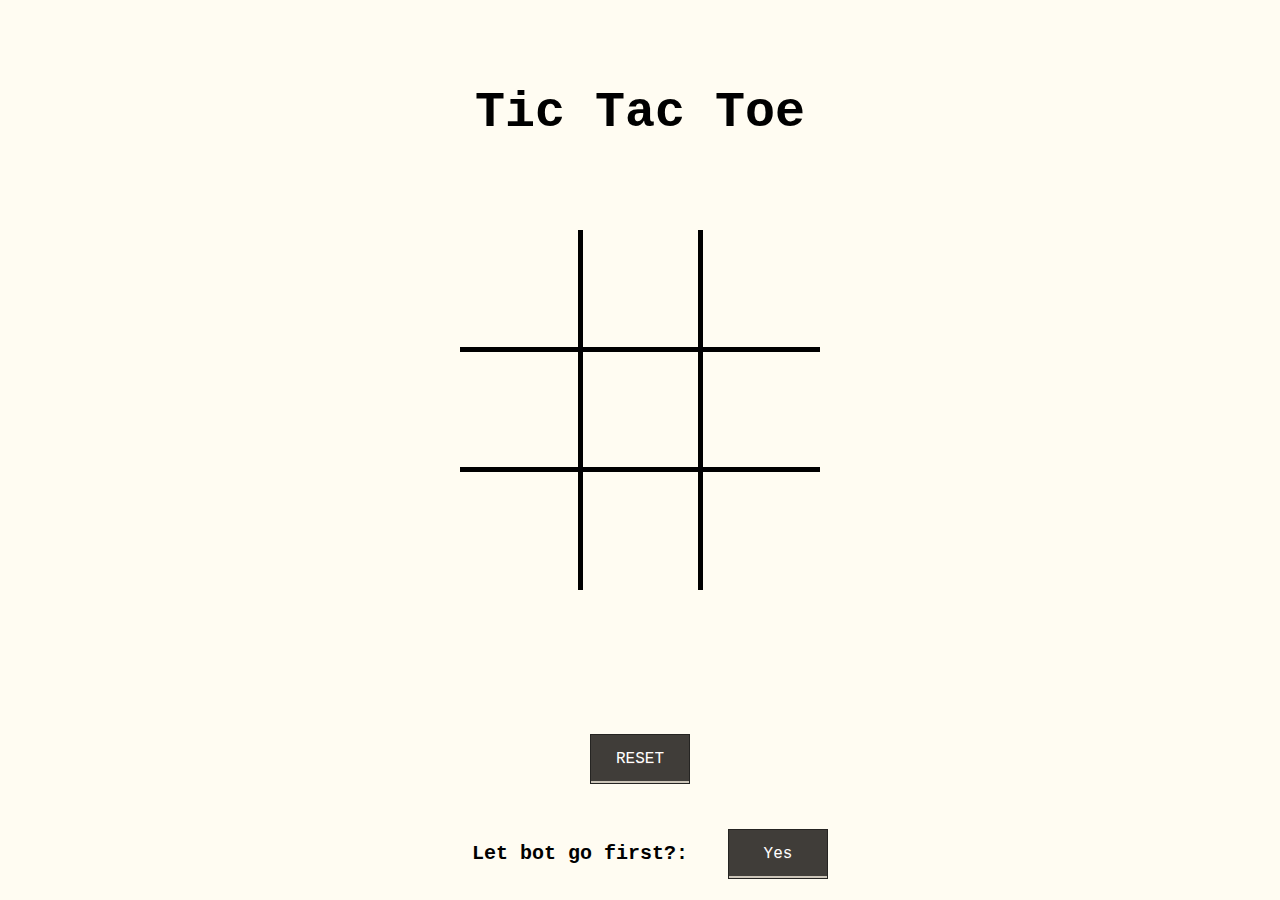
<file: Actually Tic Tac Toe/index.html>
<!DOCTYPE html>
<html lang="en">

<head>
  <meta charset="UTF-8">
  <meta http-equiv="X-UA-Compatible" content="IE=edge">
  <meta name="viewport" content="width=device-width, initial-scale=1.0">
  <title>Tic Tac Toe</title>
  <script src="script2.js" defer></script>
  <link rel="stylesheet" href="css/main.css">
  <link rel="stylesheet" href="css/normalize.css">
</head>

<body>
  <header class="header">
    <h1 class="title">Tic Tac Toe</h1>
  </header>

  <main class="main">
    <div class="game-container">
      <table class="board">
        <tr>
          <td></td>
          <td class="vert"></td>
          <td></td>
        </tr>
        <tr>
          <td class="hori"></td>
          <td class="vert hori"></td>
          <td class="hori"></td>
        </tr>
        <tr>
          <td></td>
          <td class="vert"></td>
          <td></td>
        </tr>
      </table>
    </div>

    <div class="bottom">
      <div class="gameStatus">&nbsp;</div>
      <div class="resetAndSelect">
        <button class="resetBoard"> RESET </button>
        <br>
        <div class="selectionDiv">
          <label for="selectFirst">Let bot go first?:</label>
          <button class="bot">Yes</button>
        </div>
      </div>
    </div>

  </main>
</body>

</html>
</file>
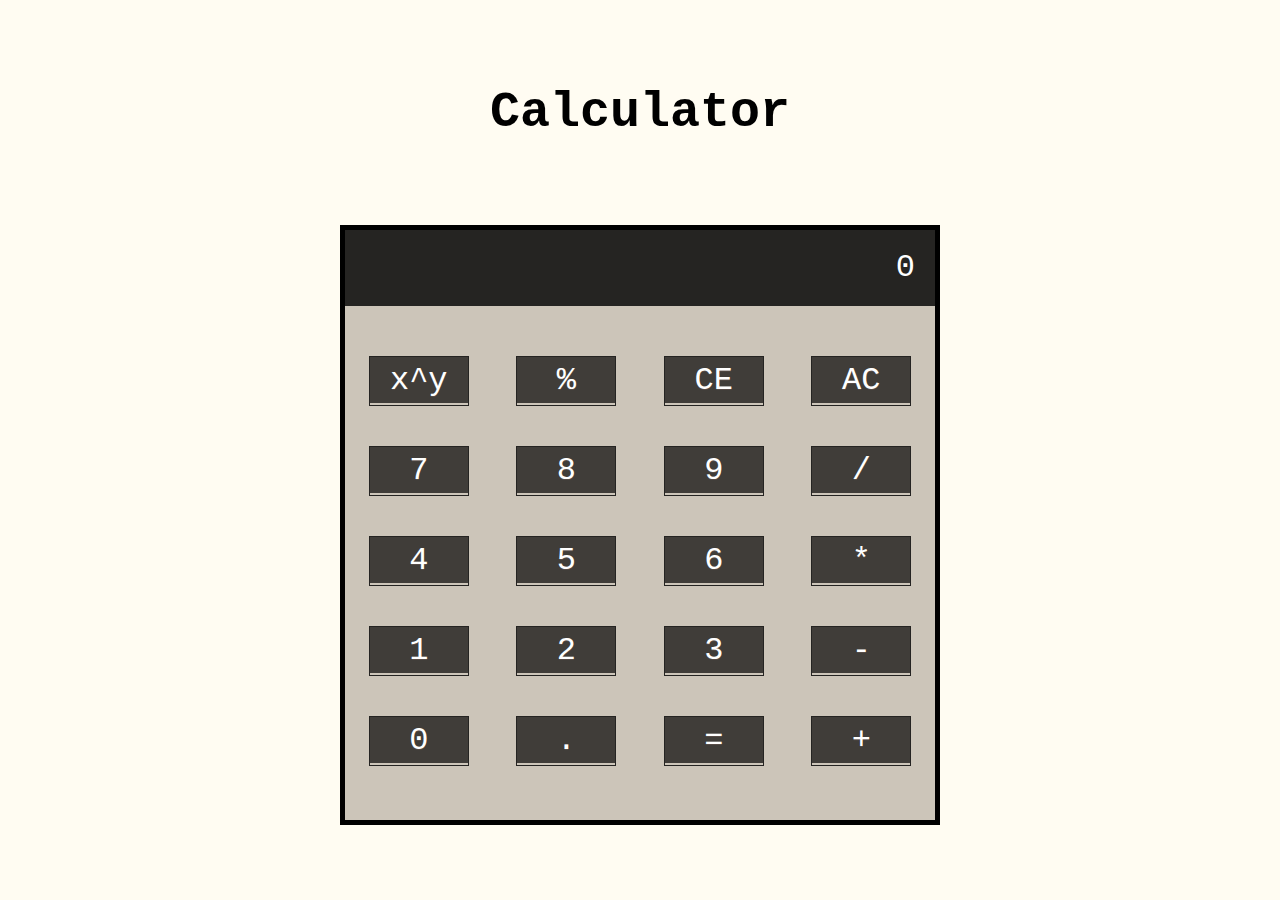
<file: Calculator/index.html>
<!DOCTYPE html>
<html lang="en">
<head>
    <meta charset="UTF-8">
    <meta http-equiv="X-UA-Compatible" content="IE=edge">
    <meta name="viewport" content="width=device-width, initial-scale=1.0">
    <title>Calculator</title>
    <link rel="stylesheet" href="css/normalize.css">
    <link rel="stylesheet" href="css/style.css">
    <script src="script.js" defer></script>
</head>
<body>
    <header class="header"><h1 class="title">Calculator</h1></header>
    <main class="main">
        <div class="calculator">
            <div class="screen">0</div>
            <div class="buttons">
                <button data-operator="^" class="operator">x^y</button>
                <button data-operator="%" class="operator">%</button>
                <button data-operator="!" class="operator">CE</button>
                <button data-operator="AC">AC</button>
                <button data-key="7">7</button>
                <button data-key="8">8</button>
                <button data-key="9">9</button>
                <button data-operator="/" class="operator">/</button>
                <button data-key="4">4</button>
                <button data-key="5">5</button>
                <button data-key="6">6</button>
                <button data-operator="*" class="operator">*</button>
                <button data-key="1">1</button>
                <button data-key="2">2</button>
                <button data-key="3">3</button>
                <button data-operator="-" class="operator">-</button>
                <button data-key="0">0</button>
                <button data-key=".">.</button>
                <button data-operator="=" class="operator">=</button>
                <button data-operator="+" class="operator">+</button>
            </div>
        </div>
    </main>
</body>
</html>
</file>
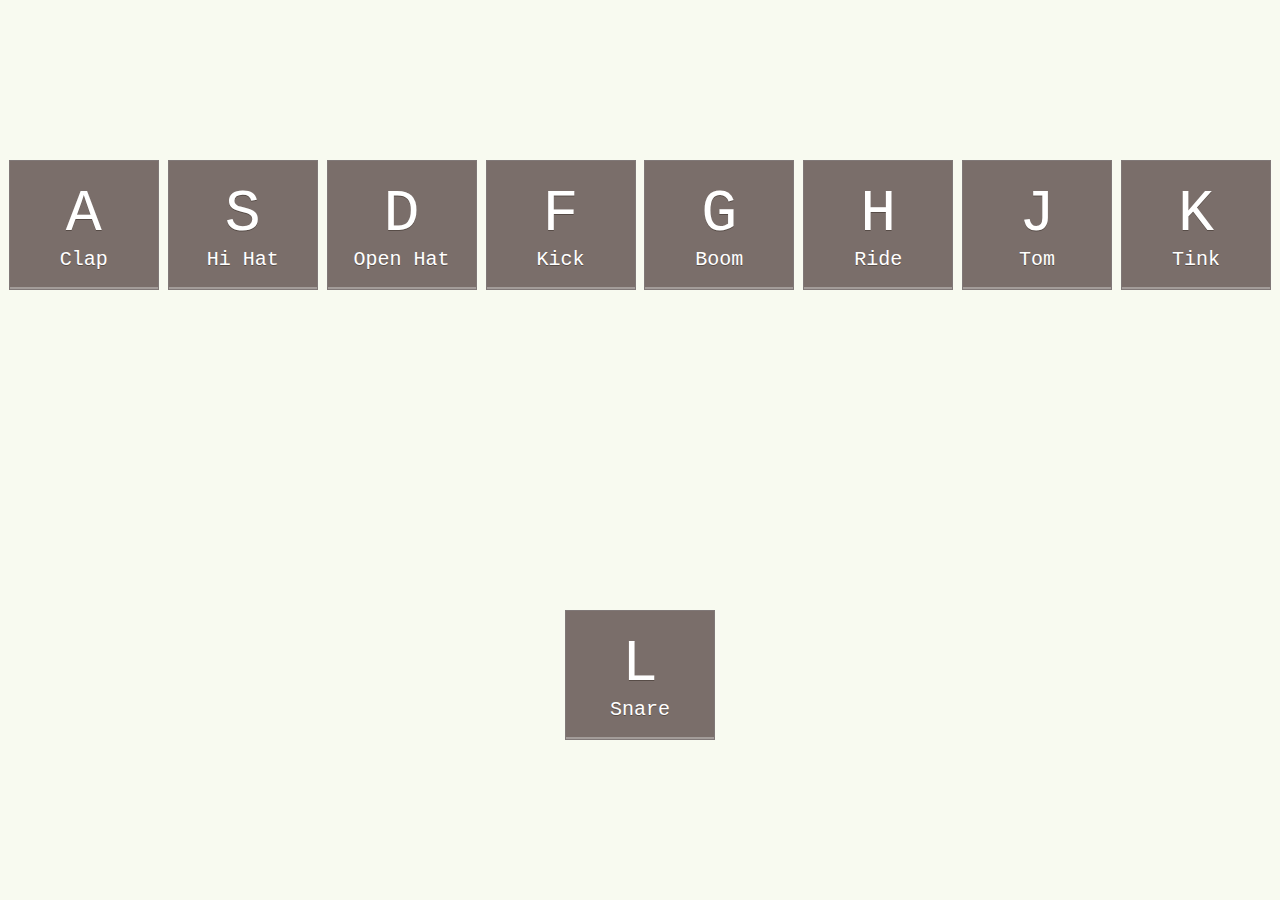
<file: Drum Kit/index.html>
<!DOCTYPE html>
<html lang="en">

<head>
    <meta charset="UTF-8">
    <meta http-equiv="X-UA-Compatible" content="IE=edge">
    <meta name="viewport" content="width=device-width, initial-scale=1.0">
    <title>Drum kit</title>
    <link rel="stylesheet" href="style.css">
    <script src="script.js" defer></script>
</head>

<body>
    <div class="drum-parent">
        <button class="key a" id="a">A
            <p>Clap</p>
        </button>
        <button class="key s" id="s">S
            <p>Hi Hat</p>
        </button>
        <button class="key d" id="d">D
            <p>Open Hat</p>
        </button>
        <button class="key f" id="f">F
            <p>Kick</p>
        </button>
        <button class="key g" id="g">G
            <p>Boom</p>
        </button>
        <button class="key h" id="h">H
            <p>Ride</p>
        </button>
        <button class="key j" id="j">J
            <p>Tom</p>
        </button>
        <button class="key k" id="k">K
            <p>Tink</p>
        </button>
        <button class="key l" id="l">L
            <p>Snare</p>
        </button>
    </div>
    <audio src="sounds/clap.wav" class="sound" data-key="a"></audio>
    <audio src="sounds/hihat.wav" class="sound" data-key="s"></audio>
    <audio src="sounds/openhat.wav" class="sound" data-key="d"></audio>
    <audio src="sounds/kick.wav" class="sound" data-key="f"></audio>
    <audio src="sounds/boom.wav" class="sound" data-key="g"></audio>
    <audio src="sounds/ride.wav" class="sound" data-key="h"></audio>
    <audio src="sounds/tom.wav" class="sound" data-key="j"></audio>
    <audio src="sounds/tink.wav" class="sound" data-key="k"></audio>
    <audio src="sounds/snare.wav" class="sound" data-key="l"></audio>
</body>

</html>
</file>
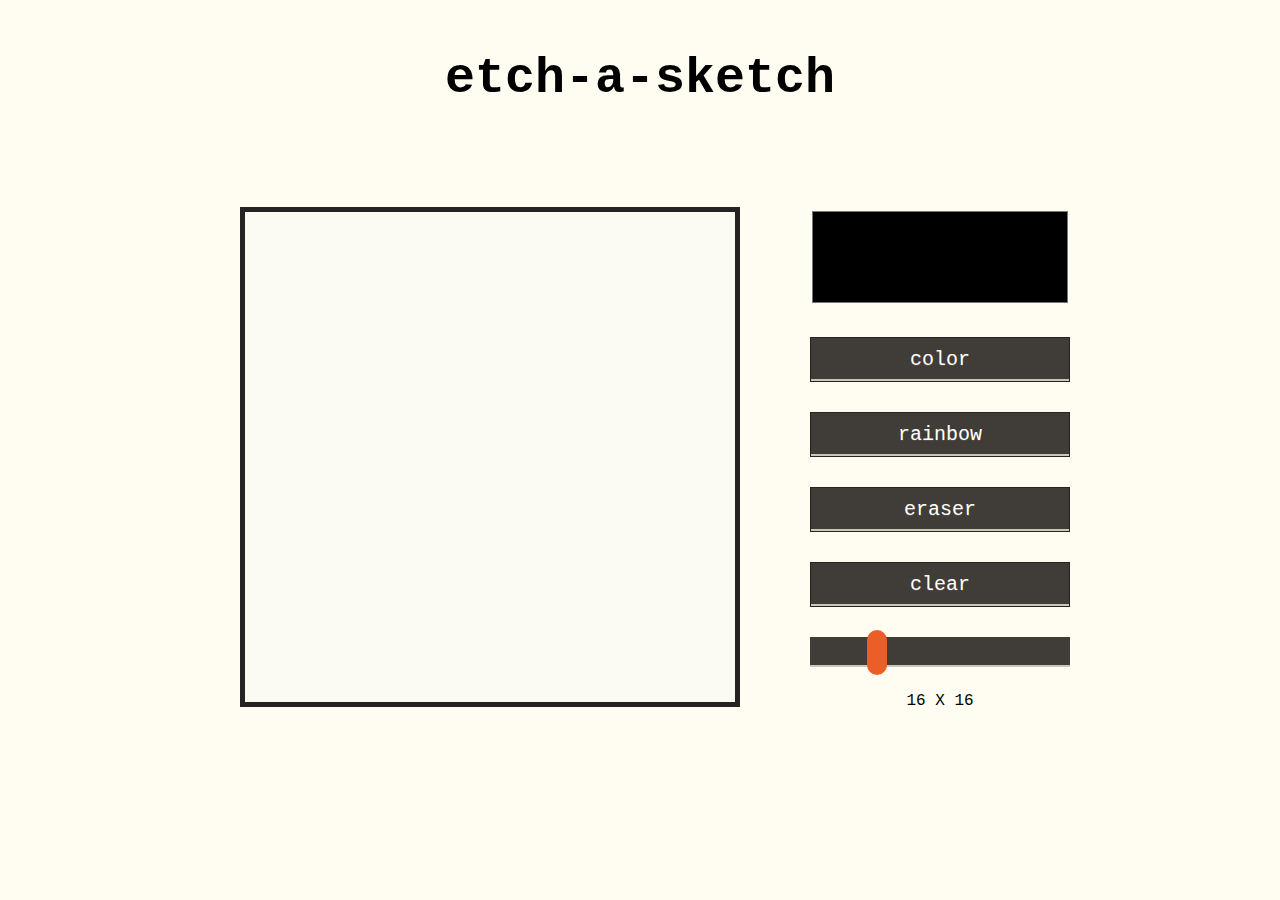
<file: Etch-a-sketch/index.html>
<!DOCTYPE html>
<html lang="en">
<head>
    <meta charset="UTF-8">
    <meta http-equiv="X-UA-Compatible" content="IE=edge">
    <meta name="viewport" content="width=device-width, initial-scale=1.0">
    <title>Etch-a-Sketch</title>
    <link rel="stylesheet" href="style.css">
    <script src="script.js" defer></script>
</head>
<body>
    <header class="header"><h1 class="title">etch-a-sketch</h1></header>
    <main class="main">
        <div class="grid" id="grid">
        </div>
        <div class="settings">
            <input type="color" name="colorPicker" id="colorPicker">
            <button class="colorButton">color</button>
            <button class="rainbowColors">rainbow</button>
            <button class="eraserButton">eraser</button>
            <button class="clearGrid">clear</button>
            <input type="range" min="1" max="64" value="16" class="slider" id="myRange"> 
            <span class="sliderValue">16 x 16</span>
        </div>
    </main>
</body>
</html>
</file>
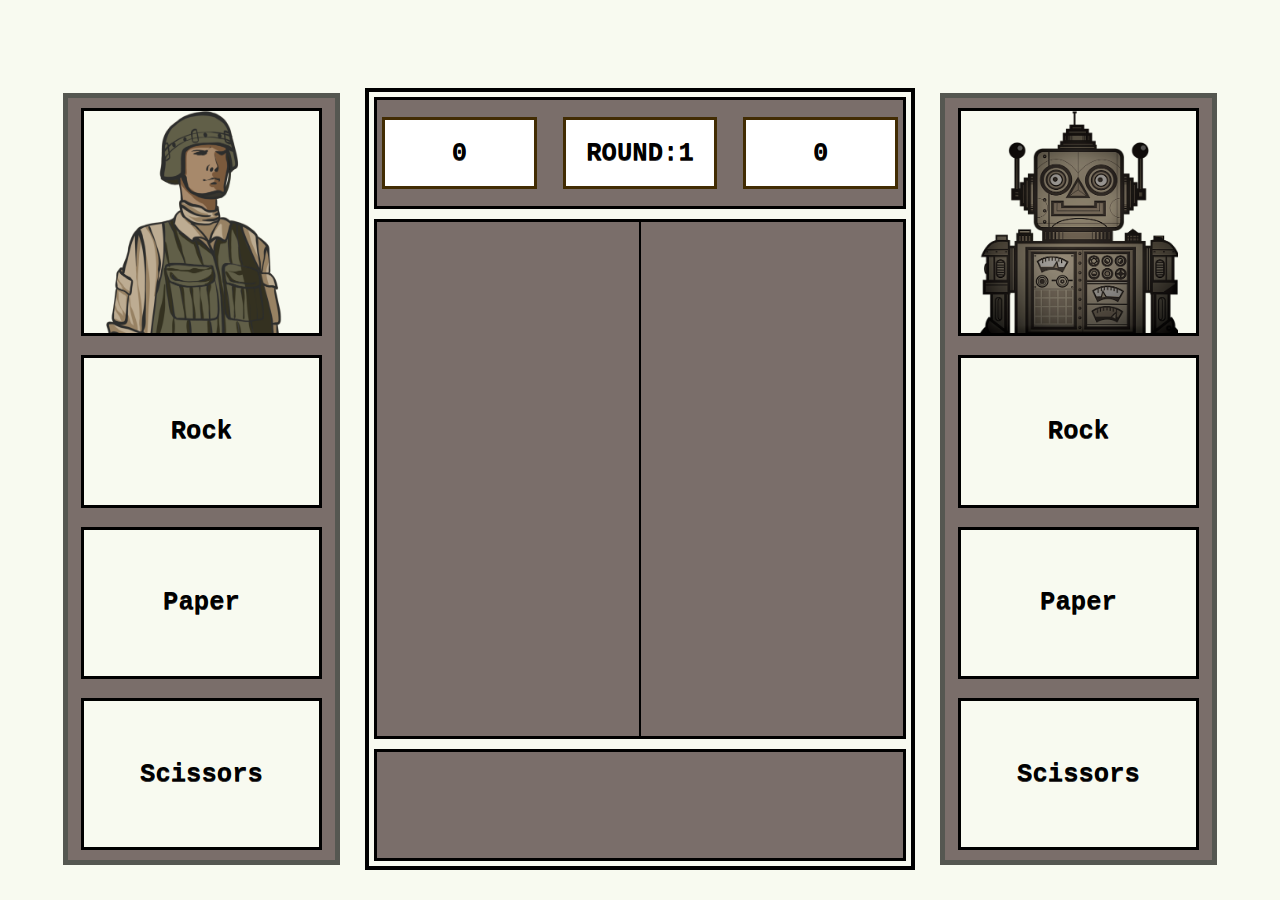
<file: Rock Paper Scissors/index.html>
<!DOCTYPE html>
<html lang="en">
<head>
    <meta charset="UTF-8">
    <meta http-equiv="X-UA-Compatible" content="IE=edge">
    <meta name="viewport" content="width=device-width, initial-scale=1.0">
    <link rel="stylesheet" href="style.css">
    <title>Rock Paper Scissors</title>
</head>
<body>
    <div class="popup">
        <div class="popupB">
            <div class="restartPopUp">
                <div class="whoWon">
                </div>
                <div class="playAgain">
                    Play Again?
                </div>
                <div class="restart">
                    <button class="restartButton">RESTART</button>
                </div>
            </div>
        </div>
    </div>
    <div class="gameContainer">
        <div class="container">
            <div class="left">
                <div class="avatar"> <img src="soldier.PNG" alt="" srcset=""> </div>
                <div class="userSelect rock" id="rock"> Rock </div>
                <div class="userSelect paper" id="paper"> Paper</div>
                <div class="userSelect scissors" id="scissors"> Scissors</div>
            </div>
            <div class="center">
                <div class="topCenter"> 
                    <div class="playerScore">
                        0
                    </div>
                    
                    <div class="round">
                        <span>ROUND:<span class="roundNumber">1</span></span>    
                    </div>
                    <div class="botScore">
                        0
                    </div>
                </div>
                <div class="middleCenter">
                    <div class="userChoice"></div>
                    <div class="pcChoice"></div>
                </div>
                <div class="bottomCenter">
                    <div class="comments">
                    </div>
                </div>
            </div>
            <div class="right">
                <div class="pcavatar"><img src="robot.png" alt="" srcset=""> </div>
                <div class="rock"> Rock </div>
                <div class="paper"> Paper</div>
                <div class="scissors"> Scissors</div>
            </div>
        </div>
    </div>
    <script src="script.js"></script>
</body>
</html>
</file>
<file: Actually Tic Tac Toe/css/main.css>
*,
::before,
::after {
  box-sizing: border-box;
  margin: 0;
  padding: 0;
}
:root {
  --floral-white: #fffcf2ff;
  --pale-silver: #ccc5b9ff;
  --black-olive: #403d39ff;
  --eerie-black: #252422ff;
  --text-shadow: #574c47ff;
  --flame: #eb5e28ff;
}

html {
  /* footer support */
  position: relative;
  min-height: 100%;
}

body {
  font-family: "Courier New", Courier, monospace;
  background-color: var(--floral-white);
}

.header {
  padding: 50px 0;
}
.title {
  text-align: center;
  font-family: "Courier New", Courier, monospace;
  font-size: 50px;
}
.main {
  display: flex;
  flex-direction: column;
  justify-content: center;
  align-items: center;
}

button {
  display: inline-block;
  height: 50px;
  width: 100px;
  font-family: Courier New;
  font-size: 2em;
  font-weight: 400;
  color: #ffffff;
  text-align: center;
  cursor: pointer;
  text-decoration: none;
  text-shadow: 0px 1px 0px var(--text-shadow);
  background-color: var(--black-olive);
  border: 1px solid var(--eerie-black);
  box-shadow: inset 1px -5px 0px -3px var(--pale-silver);
}

button:hover {
  background: var(--eerie-black);
}

button:active {
  background-color: var(--flame);
  transform: translate(0, 2px);
}

td {
  width: 120px;
  height: 120px;
  cursor: pointer;
}

td:hover {
    background: var(--pale-silver);
}

table {
  margin: 5px auto;
  border-collapse: collapse;
  margin-bottom: 50px;

}
.vert {
  border-left: 5px solid black;
  border-right: 5px solid black;
}
.hori {
  border-top: 5px solid black;
  border-bottom: 5px solid black;
}

.content {
  text-align: center;
  font-size: 60px;
}
.gameStatus {
  text-align: center;
  font-weight: bold;
  font-size: 30px;
  padding:20px;
}

.bottom {
  display: flex;
  flex-direction: column;
  justify-content: center;
  align-items: center;
}
.resetBoard {
  margin-top: 20px;
}
.resetAndSelect {
  display: flex;
  flex-direction: column;
  justify-content: center;
  align-items: center;
}

label {
  font-size: 20px;
  font-weight: bold;
  padding:20px;
}
.selectionDiv {
  display: flex;
  margin-top: 20px;
  justify-content: center;
  align-items: center;
  column-gap: 20px;
}
</file>
<file: Calculator/css/style.css>
*,
::before,
::after {
    box-sizing: border-box;
    margin: 0;
    padding: 0;
}
:root {
    --floral-white: #fffcf2ff;
    --pale-silver: #ccc5b9ff;
    --black-olive: #403d39ff;
    --eerie-black: #252422ff;
    --text-shadow: #574c47ff;
    --flame: #eb5e28ff;
}

body {
    font-family: Courier New;
    background-color: var(--floral-white);
}

.header {
    padding: 50px 0;
}
.title {
    text-align: center;
    font-family: "Courier New", Courier, monospace;
    font-size: 50px;
}
.main {
    display: flex;
    justify-content: center;
    align-items: center;
}
.calculator {
    width: 600px;
    height: 600px;
    background-color: var(--pale-silver);
    border: 5px solid black;
}

.screen {
    width: 100%;
    padding: 20px;
    text-align: right;
    background-color: var(--eerie-black);
    color:white;
    font-size: 2em;
}

.buttons {
    display: grid;
    margin-top: 50px;
    grid-template-columns: repeat(4, 1fr);
    justify-items: center;
    align-content: center;
    row-gap: 40px;
}

button {
    display: inline-block;
    height: 50px;
    width: 100px;
    font-family: Courier New;
    font-size: 2em;
    font-weight: 400;
    color: #ffffff;
    text-align: center;
    cursor: pointer;
    text-decoration: none;
    text-shadow: 0px 1px 0px var(--text-shadow);
    background-color: var(--black-olive);
    border: 1px solid var(--eerie-black);
    box-shadow: inset 1px -5px 0px -3px var(--pale-silver);
}
</file>
<file: Drum Kit/style.css>
*,
*::before,
*::after {
    font-family: Courier New;
    box-sizing: border-box;
    margin: 0;
    padding: 0;
}
html,
body {
    background-color: #f8faf0;
}
.drum-parent {
    display: flex;
    flex-wrap: wrap;
    width: 100%;
    position: absolute;
    bottom: 0;
    top: 0;
    justify-content: space-evenly;
    align-items: center;
    text-align: center;
}

button {
    width: 150px;
    height: 130px;
    font-size: 60px;
    background-color: #7a6e6a;
    box-shadow: inset 1px -5px 0px -3px #a39c99;
    border: 1px solid #807877;
    color: white;
    text-shadow: 0px 1px 0px #574c47;
}

button > p {
    font-size: 20px;
    pointer-events: none;
}

.animation {
    transform: translate(0px, 5px);
    box-shadow: 0px 3px 0px 1px #574c47;
}
</file>
<file: Etch-a-sketch/style.css>
*,
*::before,
*::after {
    box-sizing: border-box;
    margin: 0;
    padding: 0;
}

body {
    font-family: Courier New;
    background-color: #fffcf2;
}

.header {
    padding: 50px 0;
}

.title {
    text-align: center;
    font-size: 50px;
}

.main {
    display: flex;
    align-content: center;
    justify-content: center;
    gap: 100px;
    text-transform: uppercase;

}

.grid {
    display: grid;
    margin-top: 50px;
    height: 500px;
    width: 500px;
    border: 5px solid #252422;
    background-color: rgba(248, 250, 240, 0.609);
}

.settings {
    display: flex;
    flex-direction: column;
    align-items: center;
    margin-top: 50px;
    width: 200px;
    gap: 30px;
}

button {
    width: 260px;
    box-shadow: inset 1px -5px 0px -3px #ccc5b9;
    background-color: #403d39;
    border: 1px solid #252422;
    display: inline-block;
    cursor: pointer;
    color: #ffffff;
    font-family: Courier New;
    font-size: 20px;
    padding: 10px 18px;
    text-decoration: none;
    text-shadow: 0px 1px 0px #574c47;
}
button:active {
    transform: translate(0, 2px);
}
button:hover {
    background: #252422;
}
.colorButton:focus,
.rainbowColors:focus,
.eraserButton:focus {
    background-color: #eb5e28;
}
.slider {
    -webkit-appearance: none;
    appearance: none;
    width: 260px;
    height: 30px;
    background: #403d39;
    outline: none;
    box-shadow: inset 1px -5px 0px -3px #ccc5b9;
}
.slider::-webkit-slider-thumb {
    -webkit-appearance: none;
    appearance: none;
    width: 20px;
    height: 45px;
    background: #eb5e28;
    border-radius: 100px;
    cursor: pointer;
}
.sliderValue {
    margin-top: -5px;
}
.slider:hover {
    background: #252422;
}

input[type="color"] {
    width: 260px;
    height: 100px;
    border: none;
    outline: none;
    background-color: transparent;
}
</file>
<file: Rock Paper Scissors/style.css>
* {
    box-sizing: border-box;
}

body,
html {
    font-family: Courier New;
    text-shadow: 0px 1px 0px #3d3a3a;
    font-size: 2vw;
    font-weight: 600;
    height: 98vh;
    user-select: none;
    background-color: #f8faf0;
}

body {
    display: block;
    margin: 8px;
}

.gameContainer {
    min-height: 550px;
    height: 98vh;
    padding: 20px 50px;
    margin: 0;
    display: flex;
    flex-direction: column;
}
.container {
    margin-top: 60px;
    flex-shrink: 1;
    flex-grow: 1;
    height: 100%;
    width: 100%;
    display: flex;
    flex-direction: row;
    justify-content: space-evenly;
}
.right,
.left {
    margin: 5px;
    width: 35%;
    display: flex;
    flex-direction: column;
    align-items: center;
    justify-content: space-around;
    
    border: 5px solid #555751;
    /* box-shadow: 0px 10px 8px black; */
    /* background: url(../img/bricks.jpg); */
    background-color: #7a6e6a;
}

.center {
    width: 70%;
    display: flex;
    flex-direction: column;
    /* background: url(../img/battle.jpg) no-repeat center; */
    background-size: cover;
    border: 4px solid;
    
    margin: 0px 20px;
}
.topCenter {
    /* height: 15%;
    display: flex;
    background-color: bisque;
    justify-content: space-around;
    align-items: flex-end;
    */
    display: flex;
    margin: 5px;
    padding: 2% 5px;
    height: 15%;
    background-color: #7a6e6a;
    
    border: solid black;
    justify-content: space-between;
    align-items: center;
}
.middleCenter {
    margin: 5px;
    display: flex;
    flex-direction: row;
    background-color: #7a6e6a;
    border: solid black;
    height: 70%;
    
}

.bottomCenter {
    display: flex;
    align-items: center;
    justify-content: center;
    margin: 5px;
    padding: 2% 5px;
    height: 15%;
    background-color: #7a6e6a;
    
    border: solid black;
}

.userChoice,
.pcChoice {
    display: flex;
    align-items: center;
    text-align: center;
    justify-content: center;
    width: 50%;
}
.userChoice {
    border-right: solid 1px black;
}   
.pcChoice {
    border-left: solid 1px black;

}   
.avatar,
.pcavatar {
    display: flex;
    background-color: #f8faf0;
    height: 30%;
    width: 90%;
    justify-content: center;
    align-items: center;
    text-align: center;
    border: solid black;
}

.rock,
.paper,
.scissors {
    display: flex;
    background-color: #f8faf0;
    height: 20%;
    width: 90%;
    max-width: 100%;
    justify-content: center;
    align-items: center;
    text-align: center;
    
    border: solid black;
    overflow: hidden;
}
.left > div:not(:first-child) {
    cursor: pointer;
}

.round {
    display: flex;
    flex-direction: column;
    justify-content: center;
    align-items: center;
    height: 85%;
    width: 30%;
    background-color: white;
    border: solid rgb(66, 44, 3);
    overflow: hidden;
}
.playerScore,
.botScore {
    height: 85%;
    width: 30%;
    display: flex;
    flex-direction: column;
    background-color: white;
    padding: 5px;
    align-items: center;
    justify-content: center;
    
    border: solid rgb(66, 44, 3);
}

.comments {
}

img {
    max-width: 100%;
    height: 100%;
}

.popup {
    display: none;
}

.popupB {
    height: 100%h;
    width: 100%;
    background-color: #7a6e6aef;
    position: absolute;
    top: 0;
    left: 0;
    right: 0;
    bottom: 0;
    margin: auto;
}

.restartPopUp {
    height: 50%;
    width: 50%;
    background-color: #7a6e6a;
    border: 4px solid black;
    
    position: absolute;
    top: 0;
    left: 0;
    right: 0;
    bottom: 0;
    margin: auto;
    display: flex;
    flex-direction: column;
    justify-content: space-around;
    align-items: center;
    z-index: 2;
}

.restartButton {
    width: 300px;
    height: 100px;
    background-color: #f8faf0;
    
    border: solid black;
    font-family: Courier New;
    font-size: 2vw;
    font-weight: 600;
    cursor: pointer;
}

.whoWon {
    color:white;
}
</file>
